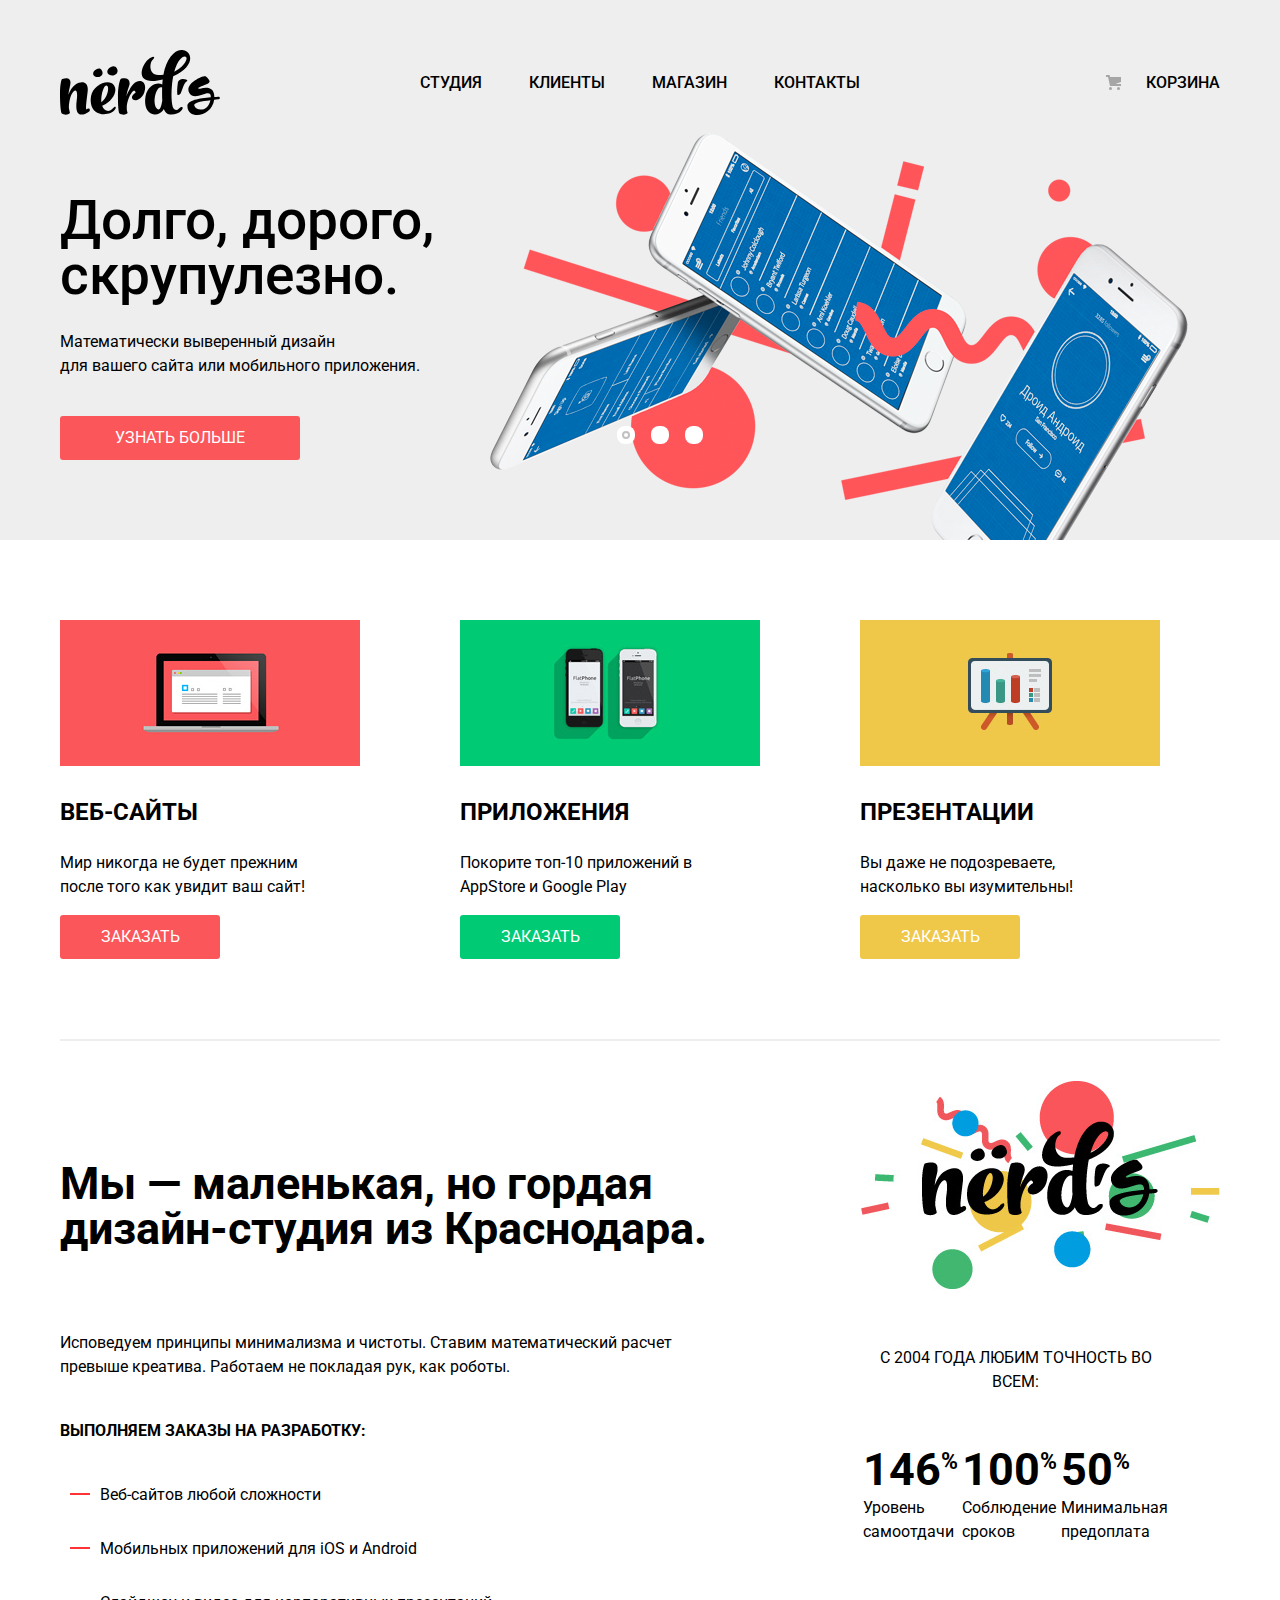
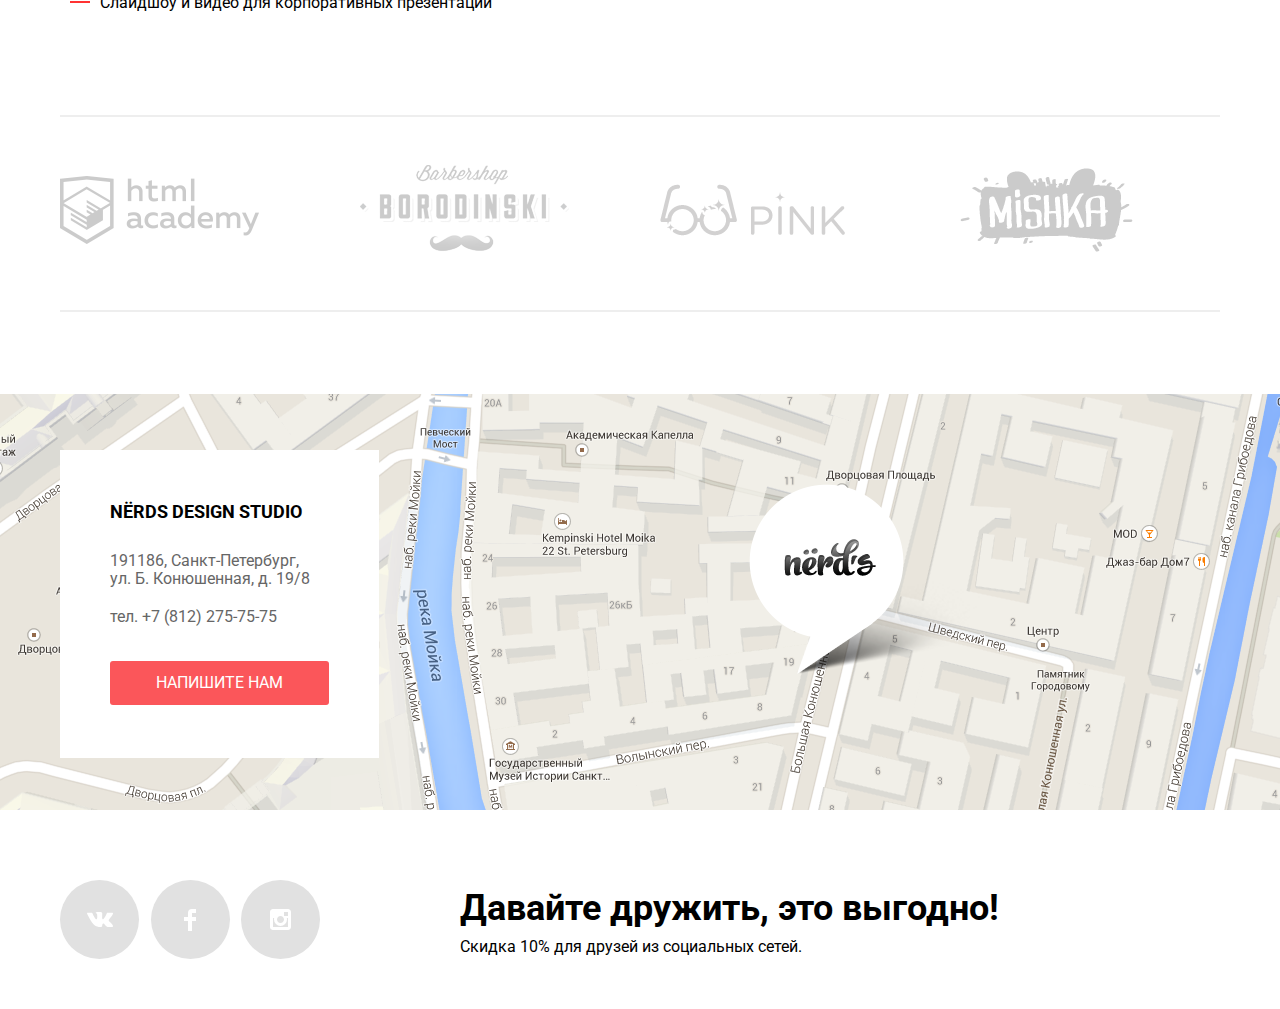
<file: index.html>
<!DOCTYPE html>
<html lang="ru">
<head>
    <meta charset="UTF-8">
    <title>Интернет магазин «Nёrds»</title>
    <link href="https://fonts.googleapis.com/css?family=Roboto:400,500,700&amp;subset=cyrillic" rel="stylesheet">
    <link href="css/normalize.css" rel="stylesheet">
    <link href="css/style.css" rel="stylesheet">
</head>
<body>
    <header class="main-header">
        <nav class="main-navigation container">
            <a class="main-header-logo" href="index.html">
                <img src="img/nerds-logo.svg" width="160" height="65" alt="Логотип интернет магазина «Nёrds»">
            </a>
            <ul class="site-navigation">
                <li>
                    <a href="index.html">Студия</a>
                </li>
                <li>
                   <a  href="#"> Клиенты</a>
                </li>
                <li>
                    <a href="nerds-catalog.html">Магазин</a>
                </li>
                <li>
                    <a href="#">Контакты</a>
                </li>
            </ul>

            <ul class="user-navigation">
                <li>
                    <a class="login-link href="#">Корзина</a>
                </li>
            </ul>
        </nav>
    </header>
    
        <section class="slider">
            <div class="container">
                <h2 class="visually-hidden">Преимущества</h2>
                <!-- <div class="slider-controls">
                    <i class="active"></i>
                    <i></i>
                    <i></i>
                </div> -->
                
                <div class="slider-controls">
                    <ul class="slider-option">
                        <li >
                            <input class="visually-hidden slider-radio" id="slideFirst" type="radio" name="slide" value="slide-1" checked>
                            <label for="slideFirst"></label>
                        </li>
                        <li>
                            <input class="visually-hidden slider-radio" id="slideSecond" type="radio" name="slide" value="slide-2">
                            <label for="slideSecond"></label>
                        </li>
                        <li>
                            <input class="visually-hidden slider-radio" id="slideThree" type="radio" name="slide" value="slide-3">
                            <label for="slideThree"></label>
                        </li>
                    </ul>
                </div>
                <ul class="slider-list">
                    <li class="slider-item">
                        <h3>Долго, дорого,<br> скрупулезно.</h3>
                        <p>Математически выверенный дизайн<br> для вашего сайта или мобильного приложения.</p>
                        <a class="slider-item-button button" href="">Узнать больше</a>
                    </li>
                    <li class="slider-item">
                        <h3>Любим математику как никто другой</h3>
                        <p>Никакого креатива, только математичские формулы для расчета идеальных пропорций.</p>
                        <a class="slider-item-button button" href="">Узнать больше</a>
                    </li>
                    <li class="slider-item">
                        <h3>Только ночь,<br> только хардкор</h3>
                        <p>Работать днем, как все? Мы против этого.<br> Ближе к полуночи работа только начинается.</p>
                        <a class="slider-item-button button" href="">Узнать больше</a>
                    </li>
                    
                </ul>
            </div>

        </section>
 
    

    <main>
        <div class="container">
        <section class="services">
            <h2 class="visually-hidden">Услуги</h2>
            <ul class="services-list">
                <li class="services-item">
                    <img src="img/illustration-1.png" width="300" height="146" alt="Веб-сайты">
                    <h3>Веб-сайты</h3>
                    <p>Мир никогда не будет прежним<br> после того как увидит ваш сайт!</p>
                    <a class="button" href="#">Заказать</a>
                </li>

                <li class="services-item">
                    <img src="img/illustration-2.png" width="300" height="146" alt="Приложения">
                    <h3>Приложения</h3>
                    <p>Покорите топ-10 приложений в AppStore и Google Play</p>
                    <a class="button" href="#">Заказать</a>
                </li>

                <li class="services-item">
                    <img src="img/illustration-3.png" width="300" height="146" alt="Презентации">
                    <h3>Презентации</h3>
                    <p>Вы даже не подозреваете,<br> насколько вы изумительны!</p>
                    <a class="button" href="#">Заказать</a>
                </li>
            </ul>
        </section>
        <div class="index-columns">
            <section class="column-left">
                <h2 class="visually-hidden">О нас</h2>
                <p class="column-title">Мы — маленькая, но гордая дизайн-студия из Краснодара. </p>
                <p>Исповедуем принципы минимализма и чистоты. Ставим математический расчет превыше креатива. Работаем не покладая рук, как роботы.</p>
                <p class="column-list-title">ВЫПОЛНЯЕМ ЗАКАЗЫ НА РАЗРАБОТКУ:</p>
                <ul class="column-list">
                    <li>Веб-сайтов любой сложности</li>
                    <li>Мобильных приложений для iOS и Android</li>
                    <li>Слайдшоу и видео для корпоративных презентаций</li>
                </ul>
                
            </section>
            <section class="column-right">
                <h2 class="visually-hidden">Статистика</h2>
                <img src="img/nerds-illustration.png" width="360" height="208" alt="Точность во всем">
                <table>
                    <caption>с 2004 года Любим точность во всем:</caption>
                    <tr>
                        <td class="value">146<span class="percent">%</span></td>
                        <td class="value">100<span class="percent">%</span></td>
                        <td class="value">50<span class="percent">%</span></td>
                    </tr>
                    <tr>
                        <td>Уровень<br> самоотдачи</td>
                        <td>Соблюдение<br> сроков</td>
                        <td>Минимальная<br> предоплата</td>
                    </tr>
                </table>
            </section>
        </div>

        <section class="clients">
            <h2 class="visually-hidden">Наши кленты</h2>
            <ul class="clients-list">
                <li class="clients-item">
                   <a href="">
                      <img src="img/logo-1.png" alt=""> 
                   </a> 
                </li>
                <li class="clients-item">
                    <a href="">
                        <img src="img/logo-2.png" alt="">
                    </a>
                </li>
                <li class="clients-item">
                    <a href="">
                        <img src="img/logo-3.png" alt="">
                    </a>
                </li>
                <li class="clients-item">
                   <a href="">
                       <img src="img/logo-4.png" alt="">
                   </a> 
                </li>
            </ul>
        </section>
        </div>
    </main>

    <footer class="main-footer">
        <section class="footer-contacts">
            <div class="container">
                <div class="footer-direction">
                    <h2>NЁRDS DESIGN STUDIO</h2>
                    <p class="contacts-description">
                        191186, Санкт-Петербург,<br>
                        ул. Б. Конюшенная, д. 19/8
            
                    </p>
                    <p class="contacts-tel">
                        тел. +7 (812) 275-75-75
                    </p>
                    <a class="button contacts-button-map" href="map.html">Напишите нам</a>
                </div>
                <div class="map-marker"></div>
            </div>
            
        </section>
        
        <div class="footer-social">
            <div class="container">
                    <h2 class="visually-hidden">Социальные сети</h2>
                    <ul class="footer-social-list">
                        <li >
                            <a class="footer-social-item" href="#"><span class="visually-hidden">ВКонтакте</span>
                                <svg xmlns="http://www.w3.org/2000/svg" width="26" height="15" viewBox="0 0 26 15"><path fill="#FFF" d="M16.138 11.51c.956-.309 2.18 2.04 3.483 2.939.978.681 1.727.534 1.727.534l3.473-.05s1.815-.112.957-1.554c-.071-.12-.503-1.069-2.585-3.022-2.177-2.043-1.882-1.712.739-5.244 1.597-2.153 2.236-3.468 2.036-4.028-.192-.539-1.365-.399-1.365-.399L20.69.713c-.381.001-.704.119-.851.515-.003.004-.621 1.666-1.445 3.079-1.741 2.989-2.436 3.148-2.724 2.961-.661-.433-.494-1.737-.494-2.664 0-2.897.432-4.105-.846-4.417-.427-.104-.739-.172-1.828-.182-1.392-.021-2.574 0-3.244.329-.445.223-.786.712-.579.74.26.035.843.16 1.155.586.401.552.389 1.789.389 1.789s.229 3.411-.54 3.834c-.528.29-1.25-.302-2.803-3.016-.793-1.388-1.392-2.922-1.392-2.922s-.116-.285-.326-.441c-.25-.185-.6-.244-.6-.244L.848.684S.29.7.085.946c-.182.218-.015.668-.015.668s2.909 6.881 6.203 10.347c3.02 3.182 6.452 2.971 6.452 2.971h1.555s.469-.054.709-.312c.224-.24.214-.691.214-.691s-.031-2.109.935-2.419z"/></svg>
                            </a>
                        </li>
                        <li >
                            <a class="footer-social-item" href="#"><span class="visually-hidden">Фейсбук</span>
                                <svg xmlns="http://www.w3.org/2000/svg" width="12" height="22" viewBox="0 0 12 22"><path fill="#FFF" d="M12 4V0H8a4 4 0 0 0-4 4v4H0v4h4v10h4V12h4V8H8V4h4z"/></svg>
                            </a>
                        </li>
                        <li >
                            <a class="footer-social-item" href="#"><span class="visually-hidden">Инстаграм</span>
                                <svg xmlns="http://www.w3.org/2000/svg" width="21" height="21" viewBox="0 0 21 21"><path fill="#FFF" d="M18 0H3C1.35 0 0 1.35 0 3v15c0 1.65 1.35 3 3 3h15c1.65 0 3-1.35 3-3V3c0-1.65-1.35-3-3-3zm-7.5 7c1.93 0 3.5 1.57 3.5 3.5S12.43 14 10.5 14 7 12.43 7 10.5 8.57 7 10.5 7zM18 18H3V9h1.181A6.504 6.504 0 0 0 4 10.5a6.5 6.5 0 1 0 13 0 6.45 6.45 0 0 0-.181-1.5H18v9zm0-11h-4V3h4v4z"/></svg>
                            </a>
                        </li>
                    </ul>
                
                <div class="follow">
                    <p class="follow-title">Давайте дружить, это выгодно!</p>
                    <p class="follow-description">Скидка 10% для друзей из социальных сетей.</p>
                </div>
            </div>
        </div>
    </footer>

    <section class="modal write-us">
        <h2>Напишите нам</h2>
        <form class="feedback" action="https://echo.htmlacademy.ru" method="post">
            <div class="write-us-wrapper">
                <p>
                    <label for="feedback-name">Ваше имя:</label>
                    <input id="feedback-name" type="text" placeholder="Имя Фамилия">
                </p>
                <p>
                    <label for="feedback-email">Ваш e-mail:</label>
                    <input id="feedback-email" type="email" placeholder="email@example.com">
                </p>
            </div>
                <p>
                    <label for="feedback-text">Текст письма:</label>
                    <textarea name="comment" id="feedback-text" placeholder="В свободной форме">Текст комментария</textarea>
                </p>
            <button class="button" type="submit">Отправить</button>
        </form>
        <button class="modal-close" type="button">Закрыть</button>
    </section>
    <script src="script.js"></script>
</body>
</html>
</file>
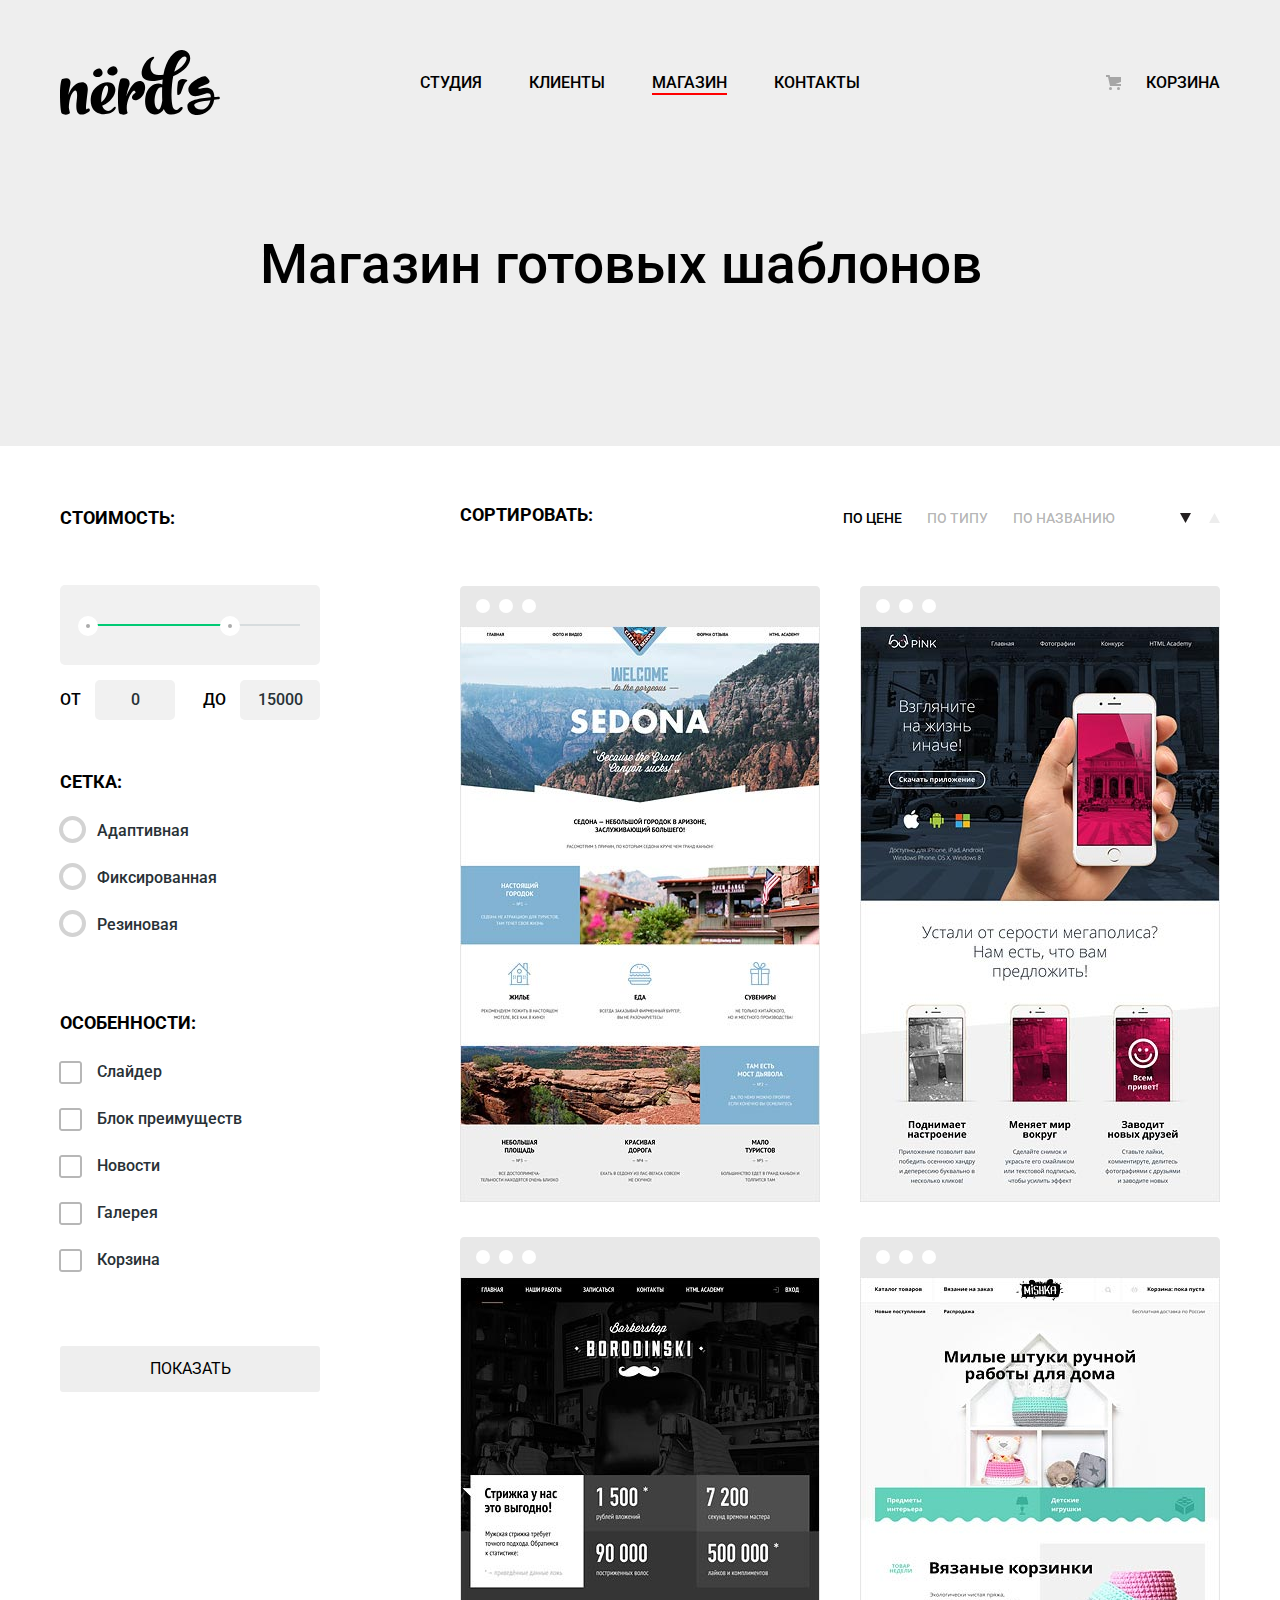
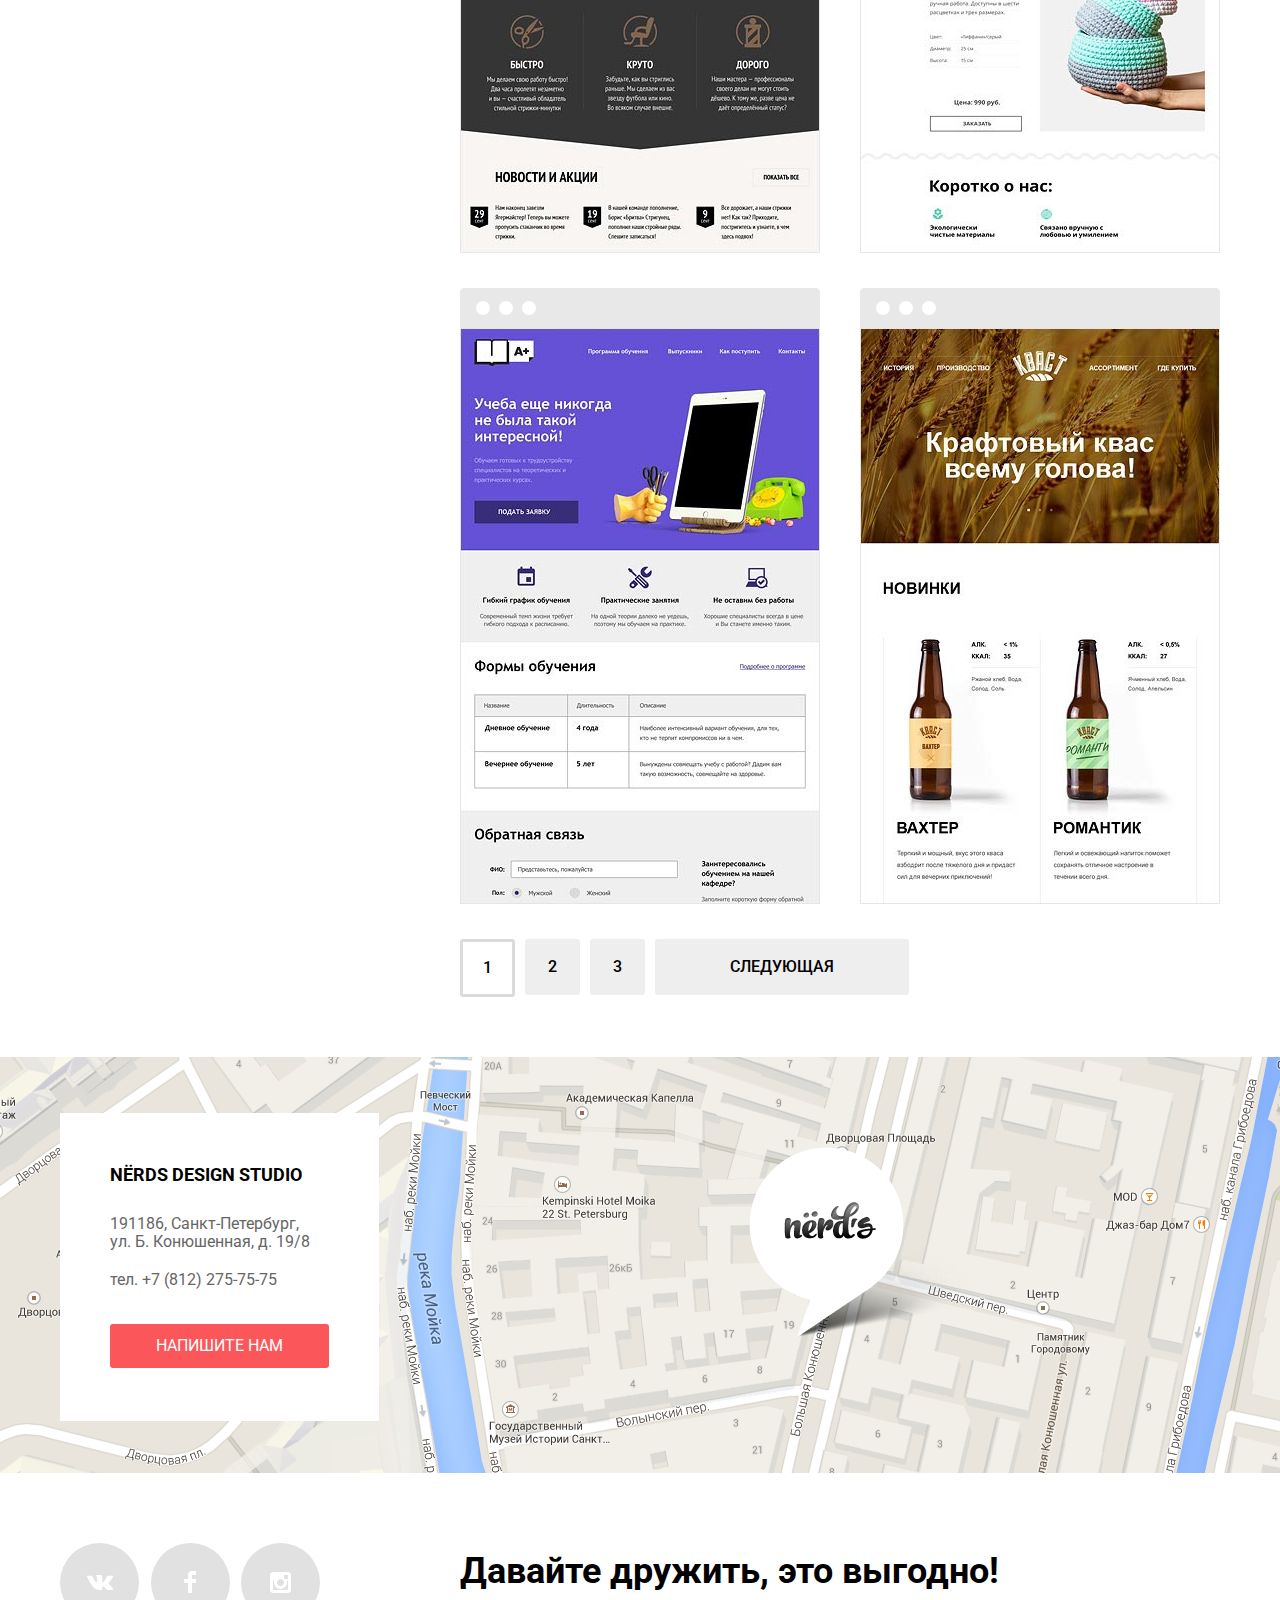
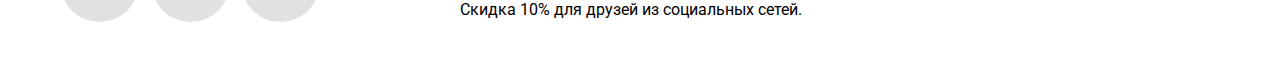
<file: nerds-catalog.html>
<!DOCTYPE html>
<html lang="en">
<head>
    <meta charset="UTF-8">
    <title>Интернет магазин «Nёrds»</title>
    <link href="https://fonts.googleapis.com/css?family=Roboto:400,500,700&amp;subset=cyrillic" rel="stylesheet">
    <link href="css/normalize.css" rel="stylesheet">
    <link href="css/style.css" rel="stylesheet">
</head>
<body class="inner-page">
    <header class="main-header ">
        <nav class="main-navigation container">
            <a class="main-header-logo" href="index.html">
                <img src="img/nerds-logo.svg" width="160" height="65" alt="Логотип интернет магазина «Nёrds»">
            </a>
            <ul class="site-navigation">
                <li>
                    <a href="index.html">Студия</a>
                </li>
                <li>
                   <a  href="#"> Клиенты</a>
                </li>
                <li>
                    <a class="site-navigation-current" href="nerds-catalog.html">Магазин</a>
                </li>
                <li>
                    <a href="#">Контакты</a>
                </li>
            </ul>

            <ul class="user-navigation">
                <li >
                    <a class="login-link" href="#">Корзина</a>
                </li>
            </ul>
        </nav>
        <div class="catalog-title">
            <h1>Магазин готовых шаблонов</h1>
        </div>
    </header>
    <main>
        <div class="container">
        <div class="catalog-columns">
            <section class="filters">
                <h2 class="visually-hidden">Фильтр товаров</h2>
                <form action="http://echo.htmlacademy.cru" method="get">
                    <fieldset class="filter-item">
                        <legend>Стоимость:</legend>
                        <div class="range-filter">
                            <div class="range-controls">
                                <div class="scale">
                                    <div class="bar"></div>
                                </div>
                                <div class="toggle toggle-min"></div>
                                <div class="toggle toggle-max"></div>
                            </div>
                            <div class="price-controls">
                                <label class="min-price" for="">от <input name="min-price" type="text" value="0"></label>
                                <label class="max-price" for="">до <input name="min-price" type="text" value="15000"></label>
                            </div>
                            
                        </div>
                    </fieldset>

                    <fieldset class="filter-item">
                        <legend>Сетка:</legend>
                        <ul>
                            <li class="filter-option">
                                <input class="visually-hidden filter-input filter-input-radio" id="filter-adaptive" type="radio" name="product-type" value="adaptive">
                                <label for="filter-adaptive">Адаптивная</label> 
                            </li>
                            <li class="filter-option">
                                <input class="visually-hidden filter-input filter-input-radio" id="filter-fixed" type="radio" name="product-type" value="fixed">
                                <label for="filter-fixed">Фиксированная</label>
                            </li>
                            <li class="filter-option">
                                <input class="visually-hidden filter-input filter-input-radio" id="filter-rubber" type="radio" name="product-type" value="rubber">
                                <label for="filter-rubber">Резиновая</label>
                            </li>
                        </ul>
                    </fieldset>
                    <fieldset class="filter-item">
                        <legend>особенности:</legend>
                                                <ul>
                            <li class="filter-option">
                                <input class="visually-hidden filter-input filter-input-checkbox" type="checkbox" id="filter-slider" name="slider">
                                <label for="filter-slider">Слайдер</label> 
                            </li>
                            <li class="filter-option">
                                <input class="visually-hidden filter-input filter-input-checkbox" type="checkbox" id=filter-features name="features">
                                <label for="filter-features">Блок преимуществ</label>
                            </li>
                            <li class="filter-option">
                                <input class="visually-hidden filter-input filter-input-checkbox" type="checkbox" id="filter-news" name="news">
                                <label for="filter-news">Новости</label>
                            </li>
                            <li class="filter-option">
                                <input class="visually-hidden filter-input filter-input-checkbox" type="checkbox" id="filter-gallery" name="gallery">
                                <label for="filter-gallery">Галерея</label>
                            </li>
                            <li class="filter-option">
                                <input class="visually-hidden filter-input filter-input-checkbox" type="checkbox" id="filter-busket" name="busket">
                                <label for="filter-busket">Корзина</label>
                            </li>
                        </ul>
                    </fieldset>
                </form>
                <button class="button">Показать</button>
            </section>
            <div class="catalog-right">
                <div class="sorting">
                   <h2 class="visually-hidden">Сортировка товаров</h2>
                        <p class="sorting-title">Сортировать:</p>
                        <div class="sorting-content">
                            <ul class="sorting-list">
                                <li><a class="sorting-item sorting-item-current" href="#">По цене</a></li>
                                <li><a class="sorting-item" href="#">По типу</a></li>
                                <li><a class="sorting-item" href="#">По названию</a></li>
                            </ul>
                            <div class="sorting-controls">
                                <a class="sorting-controls-down sorting-controls-current" href="#" aria-label="От большего к меньшему">
                                    <svg xmlns="http://www.w3.org/2000/svg" width="11" height="10" viewBox="0 0 11 10">
                                        <path fill="#231F20" d="M5.5 10L0 0h11" />
                                    </svg>
                                </a>
                                <a class="sorting-controls-up" href="#" aria-label="От меньшего к большему">
                                    <svg xmlns="http://www.w3.org/2000/svg" width="11" height="10" viewBox="0 0 11 10">
                                        <path fill="#231F20" d="M5.5 0L0 10h11z" />
                                    </svg>
                                </a>
                            </div>
                        </div>
                </div>


                <section class="catalog">
                    <ul class="catalog-list">
                        <li class="catalog-item">
                            <div class="catalog-item-image">
                               <img class="img-browser" src="img/browser.svg" width="360" height="40" alt="Браузер">
                               <img src="img/img-sedona.jpg" width="360" height="576" alt="Шаблон сайта Sedona"> 
                            </div>
                            <div class="catalog-item-description">
                                <h3 class="description-title"> Pink App</h3>
                                <div class="description-text">
                                    Продуктовый лендинг<br> приложения для iOS и Android
                                </div>
                                <button class="button">9 900Руб.</button>
                            </div>
                        </li>

                        <li class="catalog-item">
                            <div class="catalog-item-image">
                               <img class="img-browser" src="img/browser.svg" width="360" height="40" alt="Браузер">
                               <img src="img/img-pink.jpg" width="360" height="576" alt="Шаблон сайта Pink"> 
                            </div>
                            <div class="catalog-item-description">
                                <h3 class="description-title">A Plus</h3>
                                <div class="description-text">
                                    Лендинг курсов повышения<br> квалификации
                                </div>
                                <button class="button">9 900Руб.</button>
                            </div>
                        </li>

                        <li class="catalog-item">
                            <div class="catalog-item-image">
                               <img class="img-browser" src="img/browser.svg" width="360" height="40" alt="Браузер">
                               <img src="img/img-barbershop.jpg" width="360" height="576" alt="Шаблон сайта Barbershop"> 
                            </div>
                            <div class="catalog-item-description">
                                <h3 class="description-title">Barbershop</h3>
                                <div class="description-text">
                                    Сайт салона красоты.<br> Для мужчин, да.
                                </div>
                                <button class="button">9 900Руб.</button>
                            </div>
                        </li>

                        <li class="catalog-item">
                            <div class="catalog-item-image">
                               <img class="img-browser" src="img/browser.svg" width="360" height="40" alt="Браузер">
                               <img src="img/img-mishka.jpg" width="360" height="576" alt="Шаблон сайта Mishka"> 
                            </div>
                            <div class="catalog-item-description">
                                <h3 class="description-title">Mishka</h3>
                                <div class="description-text">
                                    Интернет-магазин<br> вязаных игрушек
                                </div>
                                <button class="button">9 900Руб.</button>
                            </div>
                        </li>

                        <li class="catalog-item">
                            <div class="catalog-item-image">
                               <img class="img-browser" src="img/browser.svg" width="360" height="40" alt="Браузер">
                               <img src="img/img-aplus.jpg" width="360" height="576" alt="Шаблон сайта A Plus"> 
                            </div>
                            <div class="catalog-item-description">
                                <h3 class="description-title">A Plus</h3>
                                <div class="description-text">
                                    Лендинг курсов повышения<br> квалификации
                                </div>
                                <button class="button">9 900Руб.</button>
                            </div>
                        </li>

                        <li class="catalog-item">
                            <div class="catalog-item-image">
                               <img class="img-browser" src="img/browser.svg" width="360" height="40" alt="Браузер">
                               <img src="img/img-kvast.jpg" width="360" height="576" alt="Шаблон сайта Кваст"> 
                            </div>
                                <div class="catalog-item-description">
                                <h3 class="description-title">KBACT</h3>
                                <div class="description-text">
                                    Промо-сайт производителя<br> крафтового кваса
                                </div>
                                <button class="button">9 900Руб.</button>
                            </div>
                        </li>
                    </ul>
                </section>
                <ul class="pagination-list">
                        <li class="pagination-item pagination-item-current"><a>1</a></li>
                        <li class="pagination-item "><a href="#">2</a></li>
                        <li class="pagination-item"><a href="#">3</a></li>
                        <li class="pagination-item"><a href="#">Следующая</a></li>
                    </ul>
            </div>
        </div>
        </div>
    </main>
    <footer class="main-footer">
        <section class="footer-contacts">
            <div class="container">
                <div class="footer-direction">
                    <h2>NЁRDS DESIGN STUDIO</h2>
                    <p class="contacts-description">
                        191186, Санкт-Петербург,<br>
                        ул. Б. Конюшенная, д. 19/8
            
                    </p>
                    <p class="contacts-tel">
                        тел. +7 (812) 275-75-75
                    </p>
                    <a class="button contacts-button-map" href="map.html">Напишите нам</a>
                </div>
                <div class="map-marker"></div>
            </div>
        </section>
        
        <div class="footer-social">
            <div class="container">
                    <h2 class="visually-hidden">Социальные сети</h2>
                    <ul class="footer-social-list">
                        <li >
                            <a class="footer-social-item" href="#"><span class="visually-hidden">ВКонтакте</span>
                                <svg xmlns="http://www.w3.org/2000/svg" width="26" height="15" viewBox="0 0 26 15"><path fill="#FFF" d="M16.138 11.51c.956-.309 2.18 2.04 3.483 2.939.978.681 1.727.534 1.727.534l3.473-.05s1.815-.112.957-1.554c-.071-.12-.503-1.069-2.585-3.022-2.177-2.043-1.882-1.712.739-5.244 1.597-2.153 2.236-3.468 2.036-4.028-.192-.539-1.365-.399-1.365-.399L20.69.713c-.381.001-.704.119-.851.515-.003.004-.621 1.666-1.445 3.079-1.741 2.989-2.436 3.148-2.724 2.961-.661-.433-.494-1.737-.494-2.664 0-2.897.432-4.105-.846-4.417-.427-.104-.739-.172-1.828-.182-1.392-.021-2.574 0-3.244.329-.445.223-.786.712-.579.74.26.035.843.16 1.155.586.401.552.389 1.789.389 1.789s.229 3.411-.54 3.834c-.528.29-1.25-.302-2.803-3.016-.793-1.388-1.392-2.922-1.392-2.922s-.116-.285-.326-.441c-.25-.185-.6-.244-.6-.244L.848.684S.29.7.085.946c-.182.218-.015.668-.015.668s2.909 6.881 6.203 10.347c3.02 3.182 6.452 2.971 6.452 2.971h1.555s.469-.054.709-.312c.224-.24.214-.691.214-.691s-.031-2.109.935-2.419z"/></svg>
                            </a>
                        </li>
                        <li >
                            <a class="footer-social-item" href="#"><span class="visually-hidden">Фейсбук</span>
                                <svg xmlns="http://www.w3.org/2000/svg" width="12" height="22" viewBox="0 0 12 22"><path fill="#FFF" d="M12 4V0H8a4 4 0 0 0-4 4v4H0v4h4v10h4V12h4V8H8V4h4z"/></svg>
                            </a>
                        </li>
                        <li >
                            <a class="footer-social-item" href="#"><span class="visually-hidden">Инстаграм</span>
                                <svg xmlns="http://www.w3.org/2000/svg" width="21" height="21" viewBox="0 0 21 21"><path fill="#FFF" d="M18 0H3C1.35 0 0 1.35 0 3v15c0 1.65 1.35 3 3 3h15c1.65 0 3-1.35 3-3V3c0-1.65-1.35-3-3-3zm-7.5 7c1.93 0 3.5 1.57 3.5 3.5S12.43 14 10.5 14 7 12.43 7 10.5 8.57 7 10.5 7zM18 18H3V9h1.181A6.504 6.504 0 0 0 4 10.5a6.5 6.5 0 1 0 13 0 6.45 6.45 0 0 0-.181-1.5H18v9zm0-11h-4V3h4v4z"/></svg>
                            </a>
                        </li>
                    </ul>
                
                <div class="follow">
                    <p class="follow-title">Давайте дружить, это выгодно!</p>
                    <p class="follow-description">Скидка 10% для друзей из социальных сетей.</p>
                </div>
            </div>
        </div>
    </footer>

    <section class="modal write-us">
        <h2>Напишите нам</h2>
        <form class="feedback" action="https://echo.htmlacademy.ru" method="post">
            <div class="write-us-wrapper">
                <p>
                    <label for="feedback-name">Ваше имя:</label>
                    <input id="feedback-name" type="text" placeholder="Имя Фамилия">
                </p>
                <p>
                    <label for="feedback-email">Ваш e-mail:</label>
                    <input id="feedback-email" type="email" placeholder="email@example.com">
                </p>
            </div>
                <p>
                    <label for="feedback-text">Текст письма:</label>
                    <textarea name="comment" id="feedback-text" placeholder="В свободной форме">Текст комментария</textarea>
                </p>
            <button class="button" type="submit">Отправить</button>
        </form>
        <button class="modal-close" type="button">Закрыть</button>
    </section>  
    <script src="script.js"></script>
</body>
</html>
</file>
<file: css/style.css>
body {
  margin: 0;
  padding: 0;
  min-width: 1200px;

  font-family: "Roboto", Arial, sans-serif;
  font-size: 16px;
  line-height: 24px;
  font-weight: 400;
  color: #000000;
}

a {
  text-decoration: none;
}   

img {
  max-width: 100%;
  height: auto;
}

.container {
  width: 1200px;
  margin: 0 auto;
  padding: 0 20px;
  
  -webkit-box-sizing: border-box;
  
          box-sizing: border-box;
}

.main-header-logo {
  width: 160px;
  height: 65px;
}

.inner-page .main-header {
  margin-bottom: 60px;
}
.main-navigation {
  display: -webkit-box;
  display: -ms-flexbox;
  display: flex;
  -webkit-box-pack: justify;
      -ms-flex-pack: justify;
          justify-content: space-between;
  -webkit-box-align: center;
      -ms-flex-align: center;
          align-items: center;
  padding-top: 50px;
  font-size: 16px;
  line-height: 20px;
  font-weight: 500;

  text-transform: uppercase;
}

.main-navigation a {
  color: #000000;
}

.site-navigation,
.user-navigation {
  list-style: none;
  margin: 0;
  padding: 0;
}

.site-navigation a:hover,
.user-navigation a:hover{
  color: #fb565a;
}

.site-navigation a:active,
.user-navigation a:active {
  color: #000000;
  opacity: 0.3;

}
.site-navigation {
  display: -webkit-box;
  display: -ms-flexbox;
  display: flex;
  -webkit-box-pack: justify;
      -ms-flex-pack: justify;
          justify-content: space-between;
  -ms-flex-wrap: wrap;
      flex-wrap: wrap;


  width: 440px;
}

.user-navigation {
  display: -webkit-box;
  display: -ms-flexbox;
  display: flex;
  -webkit-box-pack: end;
      -ms-flex-pack: end;
          justify-content: flex-end;
  width: 160px;
}
.user-navigation .login-link {
  position: relative;
}

.login-link::before {
  content: "";

  position: absolute;
  top: 2px;
  left: -40px;

  width: 20px;
  height: 20px;

  background-image: url("../img/cart-icon.svg");
  background-repeat: no-repeat;
  background-position: 0 0;
}

.site-navigation-current {
  position: relative;
}

.site-navigation-current a[href] {
  pointer-events: none;
}

.site-navigation-current a:not([href]) {
  background-color: #000000;
}

.site-navigation-current::after {
  content: "";

  position: absolute;
  right: 0;
  bottom: -3px;
  
  width: 75px;
  height: 2px;
  background-color: red;
}

.visually-hidden {
  position: absolute;
  width: 1px;
  height: 1px;
  clip: rect(0, 0, 0, 0);
}

.main-header {
  background-color: #eeeeee;
}

.catalog-title {
  width: 760px;
  margin: 0 auto;
  padding: 0;
  padding-top: 85px;
  padding-bottom: 117px;
}

.catalog-title h1{
  font-size: 55px;
  line-height: 55px;
  font-weight: 500;
  
  padding: 0;
  color: #000000;
  
}

.slider {
  position: relative;
  background-color: #eeeeee;

  margin-bottom: 80px;
}


.slider-option {
  position: absolute;
  left: 50%;
  bottom: 104px;
  z-index: 100;

  width: 160px;
  height: 18px;
 
  text-align: center;
  font-size: 0;
  -webkit-transform: translateX(-50%);
      -ms-transform: translateX(-50%);
          transform: translateX(-50%);
}

.slider-controls label {
  position: relative;

  display: inline-block;
  width: 18px;
  height: 18px;
  padding: 8px;
  
  border-radius: 50%;
  cursor: pointer;
}

.slider-controls li {
  display: inline-block;

}

.slider-controls label::after {
  content: "";

  position: absolute;
  top: 8px;
  left: 8px;
  z-index: 1;
  width: 18px;
  height: 18px;

  background: #ffffff;

  border-radius: 8px;
}

.slider-radio:checked + label::before {
  content: "";

  position: absolute;
  top: 50%;
  left: 50%;
  z-index: 2;
  width: 4px;
  height: 4px;
  margin: -4px;

  background-color: inherit;
  border: 2px solid #c1c1c1;
  border-radius: 50%;
}

.slider-list {
  margin: 0;
  padding: 0;

  list-style: none;
}



.slider-item {
  display: inline-block;
  padding: 78px 0 80px 0;
}

.slider-item:nth-child(1) {
  display: block;
  
}
.slider-item:nth-child(2) {
  display: none;
  
}
.slider-item:nth-child(3) {
  display: none;
}


.slider-item:nth-child(1) {
  background-image: url("../img/slide1.png");
  background-repeat: no-repeat;
  background-position: 93% 18px;
}

.slider-item:nth-child(2) {
  background-image: url("../img/slide2.png");
  background-repeat: no-repeat;
  background-position: 100% 0px;
}

.slider-item:nth-child(3) {
  background-image: url("../img/slide3.png");
  background-repeat: no-repeat;
  background-position: 100% 20px;
}



.slider-item h3 {
  max-width: 600px;
  margin: 0;
  margin-bottom: 27px;
  font-size: 55px;
  line-height: 55px;
  font-weight: 500;
  
}


.slider-item p {
  max-width: 430px;
  margin: 0;
  margin-bottom: 38px;
}

.button {
  display: block;
  width: 240px;
  padding: 13px 0;

  font-size: 16px;
  line-height: 18px;
  color: #ffffff;
  text-transform: uppercase;
  text-align: center;
  text-decoration: none;

  background-color: #fb565a;
  border-radius: 3px;
  border: none;
}

.button:hover,
.button:focus {
  background-color: #e74246;
}

.button:active {
  color: rgba(255, 255, 255, 0.3);

  background-color: #d7373b;
  -webkit-box-shadow: 0 3px rgba(0, 0, 0, 0.1) inset;
          box-shadow: 0 3px rgba(0, 0, 0, 0.1) inset;
}
/*=========================
 Услуги 
=========================*/

.services {
display: -webkit-box;
display: -ms-flexbox;
display: flex;

margin: 0;
margin-bottom: 80px;
padding: 0;

}

.services-item {
 width: 300px;
}

.services-list {
  display: -webkit-box;
  display: -ms-flexbox;
  display: flex;
  -webkit-box-pack: justify;
      -ms-flex-pack: justify;
          justify-content: space-between;

  margin: 0;
  padding: 0;

  margin-right: 60px;
  width: 1100px;
  list-style: none;
}
.services-item h3 {
  font-size: 24px;
  line-height: 30px;
  font-weight: bold;
  text-transform: uppercase;
}

.services-item .button {
  display: block;
  width: 160px;
  padding: 13px 0;

  font-size: 16px;
  line-height: 18px;
  color: #ffffff;
  text-transform: uppercase;
  text-align: center;
  text-decoration: none;

  background-color: #fb565a;
  border-radius: 3px;
  border: none;
}

.services-item:nth-child(2) .button{
 background-color: #00ca74;
}

.services-item:nth-child(2) .button:hover,
.services-item:nth-child(2) .button:focus{
  background-color: #00bc6c;
}

.services-item:nth-child(3) .button{
 background-color: #efc84a;
}

.services-item:nth-child(3) .button:hover,
.services-item:nth-child(3) .button:focus{
  background-color: #eab534;
}

.services-item .button:hover,
.services-item .button:focus{
  background-color: #e74246;
}

.services-item .button:active {
  background-color: #d7373b;
  color: rgba(255, 255, 255, 0.3);
  -webkit-box-shadow: 0 3px rgba(0, 0, 0, 0.1) inset;
          box-shadow: 0 3px rgba(0, 0, 0, 0.1) inset;
}




/*========================*/
/*О НАС*/
/*========================*/

.index-columns {
  display: -webkit-box;
  display: -ms-flexbox;
  display: flex;
  -webkit-box-pack: justify;
      -ms-flex-pack: justify;
          justify-content: space-between;

 
  margin-bottom: 70px;
  

   border-top: 2px solid #eeeeee;
}

.column-left {
  margin-top: 75px;
  width: 660px;

}

.column-title{
  font-size: 45px;
  line-height: 45px;
  font-weight: bold;
  padding-bottom: 40px;
}

.column-left p {
  margin-bottom: 40px;
}
.column-list-title {
  font-weight: bold;
}
.column-left ul {
  list-style: none;
}

.column-list li {
  position: relative;
  margin-bottom: 30px;
}

.column-list li::before {
  content: "";
  position: absolute;
  top: 10px;
  left: -30px;
  
  width: 20px;
  height: 2px;
  background-color: red;
  opacity: 0.8;
}
.column-right {
  padding-top: 40px;
  width: 360px;
}
.column-right img{
  margin-bottom: 50px;
}
.column-right tr {
  margin-bottom: 30px;
}
.column-right caption{
  text-transform: uppercase;
  margin: 0;
  padding: 0;
  margin-bottom: 50px;
}
.value {
  font-size: 45px;
  line-height: 45px;
  font-weight: bold;
}

.percent {
  font-size: 22.5px;
  line-height: 24px;
  font-weight: bold;
  vertical-align: super;
}
/*=================
Наши клиенты
=================*/
.clients {
  border-top: 2px solid #eeeeee;
  border-bottom: 2px solid #eeeeee;
  margin: 0;
  margin-bottom: 82px;
}
.clients-list {
  display: -webkit-box;
  display: -ms-flexbox;
  display: flex;
  -webkit-box-pack: justify;
      -ms-flex-pack: justify;
          justify-content: space-between;
  -webkit-box-align: center;
      -ms-flex-align: center;
          align-items: center;
  margin: 0;
  padding: 48px 0;
  list-style: none;
}

.clients-item {
  margin: 0;
  padding: 0;
  width: 260px;
  opacity: 0.2;
}

.clients-item:hover,
.clients-item:focus {
  opacity: 1.0;
}

.clients-item:active {
  opacity: 0.1;
}


.footer-contacts {
  position: relative;
  background-image: url("../img/map.png");
  background-repeat: no-repeat;
  background-position: 50% 50%;
  height: 416px;
  margin-bottom: 70px;
}

.map-marker {
  
  
  margin-top: 90px;
  margin-left: 370px;
  background-image: url("../img/marker.png");
  background-repeat: no-repeat;
 
  width: 231px;
  min-height: 190px;
 
}

.footer-direction {
  
  background-color: #ffffff;
  -webkit-box-sizing: border-box;
          box-sizing: border-box;
  width: 319px;
  height: 308px;
  margin-top: 56px;
  padding-top: 47px;
  padding-bottom: 47px;
  padding-right: 50px;
  padding-left: 50px;
}

.footer-direction h2 {
  font-size: 18px;
  line-height: 30px;
  font-weight: 700;
  color: #000000;
  margin: 0;
  padding: 0;
  margin-bottom: 25px;
}

.footer-direction p{
  font-size: 16px;
  line-height: 18px;
  color: #666666;
}
.contacts-description{
  margin: 0;
  margin-bottom: 20px;
}
.contacts-tel{
  margin: 0;
  margin-bottom: 35px;
}
.footer-direction a {
  margin: 0;
}
.footer-contacts .button {
  width: 219px;
}

/*SOCIAL*/
.main-footer .container {
  display: -webkit-box;
  display: -ms-flexbox;
  display: flex;
}
.footer-social-list {
  list-style: none;
  margin: 0;
  padding: 0;
  width: 260px;
  margin-right: 140px;

  display: -webkit-box;

  display: -ms-flexbox;

  display: flex;
  -webkit-box-pack: justify;
      -ms-flex-pack: justify;
          justify-content: space-between;
}

.footer-social-item {
  display: -webkit-box;
  display: -ms-flexbox;
  display: flex;
  -webkit-box-pack: center;
      -ms-flex-pack: center;
          justify-content: center;
  -webkit-box-align: center;
      -ms-flex-align: center;
          align-items: center;
  width: 79px;
  height: 79px;
  
  background-color: #e1e1e1;

  border-radius: 50%;
}

.footer-social-item:hover {
  background-color: #e74246;
}

.footer-social-item:active {
  background-color: #d7373b;
  -webkit-box-shadow: 0 3px rgba(0, 0, 0, 0.1) inset;
          box-shadow: 0 3px rgba(0, 0, 0, 0.1) inset;
}

.footer-social-item:active path {
  fill: rgba(255, 255, 255, 0.3);
}

.footer-social {
  margin-bottom: 50px;
}
.follow {
  max-width: 560px;
  margin-top: 10px;
}

.follow-title {
  font-size: 36px;
  line-height: 36px;
  font-weight: 700;
  color: #000000;
  margin: 0;
  margin-bottom: 10px;
}

.follow-description {
  margin: 0;
  line-height: 22px;
}
.main-footer .container {
  display: -webkit-box;
  display: -ms-flexbox;
  display: flex;
}

/*POPUP WRITE TO US*/

.write-us {
  display: none;
  position: fixed;

  width: 960px;
  -webkit-box-sizing: border-box;
          box-sizing: border-box;
  bottom: 120px;
  left: 50%;
  margin-left: -480px;
  padding-top: 73px;
  padding-bottom: 84px;
  padding-right: 100px;
  padding-left: 100px;

  background-color: #ffffff;
  -webkit-box-shadow: 0 20px 40px 0 rgba(0, 1, 1, 0.75);
          box-shadow: 0 20px 40px 0 rgba(0, 1, 1, 0.75);
}

.modal-show {
  display: block;
}

.write-us h2 {
  font-size: 45px;
  line-height: 45px;
  font-weight: 500;

  margin: 0;
  margin-bottom: 50px;

   color: #000000;
}

.write-us p {
  margin: 0;
  padding: 0;
}
.write-us-wrapper {
  display: -webkit-box;
  display: -ms-flexbox;
  display: flex;
  -webkit-box-pack: justify;
      -ms-flex-pack: justify;
          justify-content: space-between;
  -ms-flex-wrap: wrap;
      flex-wrap: wrap;

  margin-bottom: 35px;
}

.write-us label {
  display: block;
  font-size: 16px;
  line-height: 18px;
  font-weight: 700;
  color: #000000;
  margin-bottom: 12px;
}

.write-us input,
.write-us textarea {
font-size: 16px;
  font-weight: 400;
  line-height: 18px;
  color: rgba(68, 68, 68, 0.5);
  -webkit-box-sizing: border-box;
          box-sizing: border-box;
  width: 360px;
  height: 50px;
  padding: 16px;
  color: #000000;
  border: 2px solid #d7dcde;
 
  border-radius: 3px;
}
.write-us textarea {
  width: 100%;
  height: 118px;
  margin-bottom: 47px;
}

.write-us input:focus,
.write-us textarea:focus {
  color: #444444;
  border-color: #e74246;
  outline: #e74246;
}

.write-us input:invalid,
.write-us textarea:invalid {
  color: #e74246;
    border-color: #e74246;
  outline: #e74246;
}

.modal-close {
  position: absolute;
   top: 78px;
  right: 90px;

  width: 21px;
  height: 21px;

  font-size: 0;

  background-color: transparent;
  border: 0;
  cursor: pointer;
}

.modal-close::before,
.modal-close::after {
  content: "";
  position: absolute;
  width: 21px;
  height: 21px;
  background-image: url("../img/close-cross.svg");
  background-repeat: no-repeat;
  background-color: #ffffff;
  top: 0;
  right: 0;
  opacity: 0.3;
}

.modal-close:hover::before,
.modal-close:hover::after {
  opacity: 1;
}

.modal-close:active::before,
.modal-close:active::after {
  opacity: 0.1;
}

/*Catalog Filter*/
.filters {
  width: 300px;
}

.filter-item {
  margin:0;
  padding: 0;

  border: none;
}

.range-filter {
  width: 260px;
  margin-top: 29px;
}

.filters fieldset {
  margin-bottom: 50px;
}

.filter-item legend {
  margin-bottom: 26px;
  font-size: 18px;
  line-height: 24px;
  text-transform: uppercase;
  font-weight: 700;
}

.range-controls {
  position: relative;

  height: 41px;
  margin-bottom: 15px;
  padding-top: 39px;
  padding-right: 20px;
  padding-left: 20px;
  background-color: #f1f1f1;

  border-radius: 5px;
}

.range-controls .scale {
  height: 2px;

  background: #d7dcde;
}

.range-controls .bar {
  width: 70%;
  height: 2px;

  background: #00ca74;
}

.range-controls .toggle {
  position: absolute;
  top: 31px;
  left: 0;

  width: 4px;
  height: 4px;
  padding: 0;

  border: 8px solid #ffffff;
  background-color: #ababab;
  border-radius: 50%;
  -webkit-box-shadow: 5 2px 1px 0 #cfcfcf;
          box-shadow: 5 2px 1px 0 #cfcfcf;
  cursor: pointer;
}

.range-controls .toggle-min {
  left: 18px;
}

.range-controls .toggle-max {
  left: 160px;
}

.price-controls {
  font-size: 0;
}

.price-controls label {
  display: inline-block;
  width: 50%;

  font-size: 16px;
  text-transform: uppercase;
}

.price-controls input {
  width: 60px;
  padding: 8px 10px;
  margin-left: 10px;

  font: inherit;
  text-align: center;
  color: #283136;

  border: none;
  border-radius: 5px;
  background: #f1f1f1;
}

.max-price {
  text-align: right
}
.filters label {
  font-family: "Roboto", Arial, sans-serif;
  font-weight: 500;
}
.filters ul {
  margin: 0;
  padding: 0;

  list-style: none;
  line-height: 22px;
}

.filter-option {
  margin-bottom: 25px;
  padding-left: 37px;
  color: #283136;
}

.filter-option label {
  position: relative;

  display: block;
  max-width: 145px;
  cursor: pointer;
  -webkit-user-select: none;
     -moz-user-select: none;
      -ms-user-select: none;
          user-select: none;
}

.filter-input-checkbox + label::before {
  content: "";
  position: absolute;
  left: -38px;
  top: 0;


  background-image: url("../img/checkbox-off.svg");
  width: 23px;
  height: 23px;
   opacity: 0.4;
  /*border: 2px solid #a6a6a6;
  border-radius: 3px;*/
}

.filter-input-checkbox:checked + label::after {
  content: "";
  
  position: absolute;
  left: -38px;
  top: 0;

  width: 23px;
  height: 23px;
  background-image: url("../img/checkbox-on.svg");
  background-repeat: no-repeat;
  background-position: 0 0;
  opacity: 0.4;
  /*width: 24px;
  height: 13px;
  border: 4px solid #a6a6a6;
  border-top-color: transparent;
  border-right-color: transparent;
  transform: translate(-50%, -75%) rotate(-45deg);*/
  }

  .filter-input-checkbox:checked + label::before {
    background-image: none;
  }

  .filter-input-checkbox:checked + label:hover::after,
  .filter-input-checkbox + label:hover::before {
  opacity: 1;
  }  

  .filter-input-radio + label::before {
  content: "";

  position: absolute;
  left: -38px;
  top: -4px;
  
  width: 19px;
  height: 19px;
  border: 4px solid #d3d3d3; 
  border-radius: 50%;
  }

.filter-input-radio:checked +label::after {
   content: "";

  position: absolute;
  top: 5px;
  left: -29px;
  
  width: 9px;
  height: 9px;
   
  border-radius: 50%;
  background-color: #d3d3d3;
}

 
.filter-input-radio + label:hover::before {
   border: 4px solid #4d4d4d;
}  

.filter-input-radio:checked + label:hover::after {

  background-color: #4d4d4d;
}

.filters .button {
  width: 260px;
  background-color: #eeeeee;
  color: #000000;
  font: inherit;
  line-height: 20px;
  outline: none;
}

.filters .button:hover {
  background-color: #dfdfdf;
}

.filters .button:active {
  color: rgba(0, 0, 0, 0.3);
  background-color: #d5d5d5;
}
/*======================Sorting========================*/

.sorting {
  display: -webkit-box;
  display: -ms-flexbox;
  display: flex;
  -webkit-box-pack: justify;
      -ms-flex-pack: justify;
          justify-content: space-between;
  margin-bottom: 56px;
}

.sorting-title {
  font-size: 18px;
  line-height: 18px;
  font-weight: 700;
  color: #000000;
  text-transform: uppercase;

  width: 160px;
  margin: 0;
  margin-left: 40px;
}

.sorting-content {
  width: 560px;

  display: -webkit-box;

  display: -ms-flexbox;

  display: flex;
  -webkit-box-pack: justify;
      -ms-flex-pack: justify;
          justify-content: space-between;
}

.sorting-list {
  display: -webkit-box;
  display: -ms-flexbox;
  display: flex;
  -webkit-box-pack: end;
      -ms-flex-pack: end;
          justify-content: flex-end;
  -ms-flex-wrap: wrap;
      flex-wrap: wrap;

  list-style: none;
  margin: 0;
  padding: 0;

  width: 480px;
}

.sorting-item {
  font-size: 14px;
  line-height: 18px;
  font-weight: 500;
  color: rgba(0, 0, 0, 0.3);
  text-transform: uppercase;
  margin-right: 25px;
}

.sorting-item:hover {
  color: rgba(0, 0, 0, 0.6);
}

.sorting-item-current,
.sorting-item:active {
  color: #000000;
}

.sorting-controls {
  width: 60px;
  padding-left: 20px;
  -webkit-box-sizing: border-box;
          box-sizing: border-box;
  display: -webkit-box;
  display: -ms-flexbox;
  display: flex;
  -webkit-box-pack: justify;
      -ms-flex-pack: justify;
          justify-content: space-between;
}

.sorting-controls-down path,
.sorting-controls-up path {
  fill: #ededed;
}

.sorting-controls-down:hover path,
.sorting-controls-up:hover path {
  fill: #a6a6a6;
}

.sorting-controls-down:active path,
.sorting-controls-up:active path,
.sorting-controls-current path {
  fill: #231f20;
}
/*======================Catalog list========================*/

.catalog-columns {
  display: -webkit-box;
  display: -ms-flexbox;
  display: flex;
  -webkit-box-pack: justify;
      -ms-flex-pack: justify;
          justify-content: space-between;
  margin-bottom: 60px;
}

.catalog {
  width: 800px;
}

.catalog-list {
  display: -webkit-box;
  display: -ms-flexbox;
  display: flex;
  -ms-flex-wrap: wrap;
      flex-wrap: wrap;
  -webkit-box-pack: justify;
      -ms-flex-pack: justify;
          justify-content: space-between;
  margin: 0;
  padding: 0;
  font-size: 0;
  line-height: 0;
  

  list-style: none;
}
.catalog-list img {

border: 0;
}
.catalog-item {
  position: relative;
  width: 360px;
  margin: 0;
  margin-bottom: 35px;
  margin-left: 40px;
  font-size: 0;
  line-height: 0;
}

.catalog-item-description {
  position: absolute;
  bottom: 0px;
  display: block;
  margin: 0;
  padding: 0;

  width: 360px;
  height: 230px;
  
  font-size: 16px;
  line-height: 18px;
  background-color: #eeeeee;
  
  opacity: 0;
  -webkit-transition: 0.6s ease;
  -o-transition: 0.6s ease;
  transition: 0.6s ease;
}

.catalog-item:hover  .catalog-item-description {
  
  opacity: 1;
}
.catalog-item-description .button {
  text-transform: uppercase;
  width: 200px;
  padding: 20px 62px;
  margin-left: 80px;
  cursor: pointer;
}
.description-title {
  margin: 0;
  padding: 0;
  text-transform: uppercase;
  padding-top: 35px;
  text-align: center;
}


.description-text {
  margin-top: 25px;
  width: 100%;
  text-align: center;
  margin-bottom: 25px;
  color: #666666;
}


.img-browser {
  opacity: 0.12;
  -webkit-transition: 0.5s;
  -o-transition: 0.5s;
  transition: 0.5s;
}

.catalog-item:hover .img-browser {
  opacity: 1;
}

/*=============Pagination=============*/

.pagination-list {
  display: -webkit-box;
  display: -ms-flexbox;
  display: flex;
  -webkit-box-pack: start;
      -ms-flex-pack: start;
          justify-content: start;
  -ms-flex-wrap: wrap;
      flex-wrap: wrap;

  margin: 0;
  margin-left: 40px;
  padding: 0;

  list-style: none;
}

.pagination-item {
  margin-right: 10px;
}

.pagination-item a {
  display: block;
  padding: 19px 23px;
  line-height: 18px;
  font-weight: 500;
  
  text-transform: uppercase;
  color: #000000;

  background-color: #eeeeee;
  border-radius: 3px;
}
.pagination-item:nth-child(4)  a{
  padding: 19px 75px;
} 

.pagination-item a:hover {
  background-color: #dfdfdf;
}
.pagination-item a:active {
  background-color: #d5d5d5;
   -webkit-box-shadow: 0 3px rgba(0, 0, 0, 0.1) inset;
           box-shadow: 0 3px rgba(0, 0, 0, 0.1) inset;
}



.pagination-item-current a,
.pagination-item-current a:hover,
.pagination-item-current a:active{
  background-color: transparent;
  border: 3px solid #dbdbdb;
  padding: 17px 20px;
  border-radius: 3px;
  -webkit-box-shadow: none;
          box-shadow: none;
}
</file>
